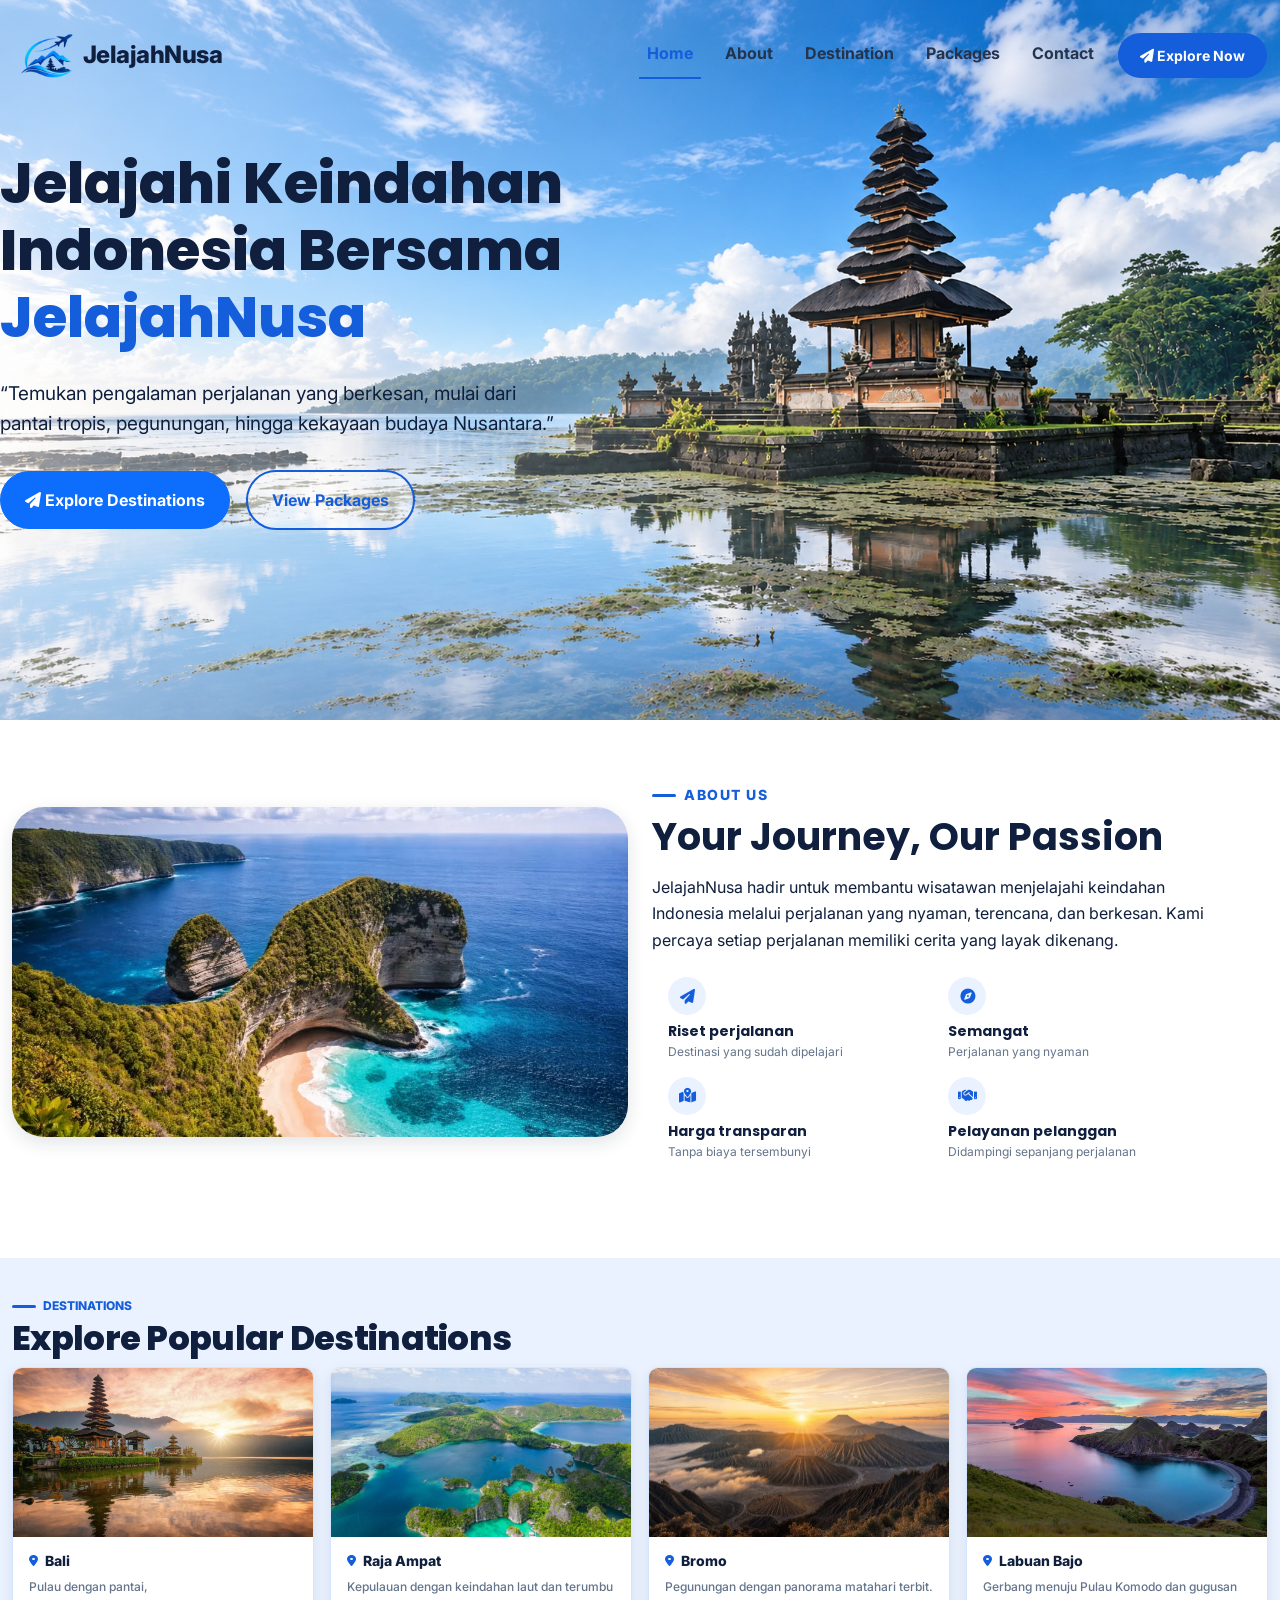
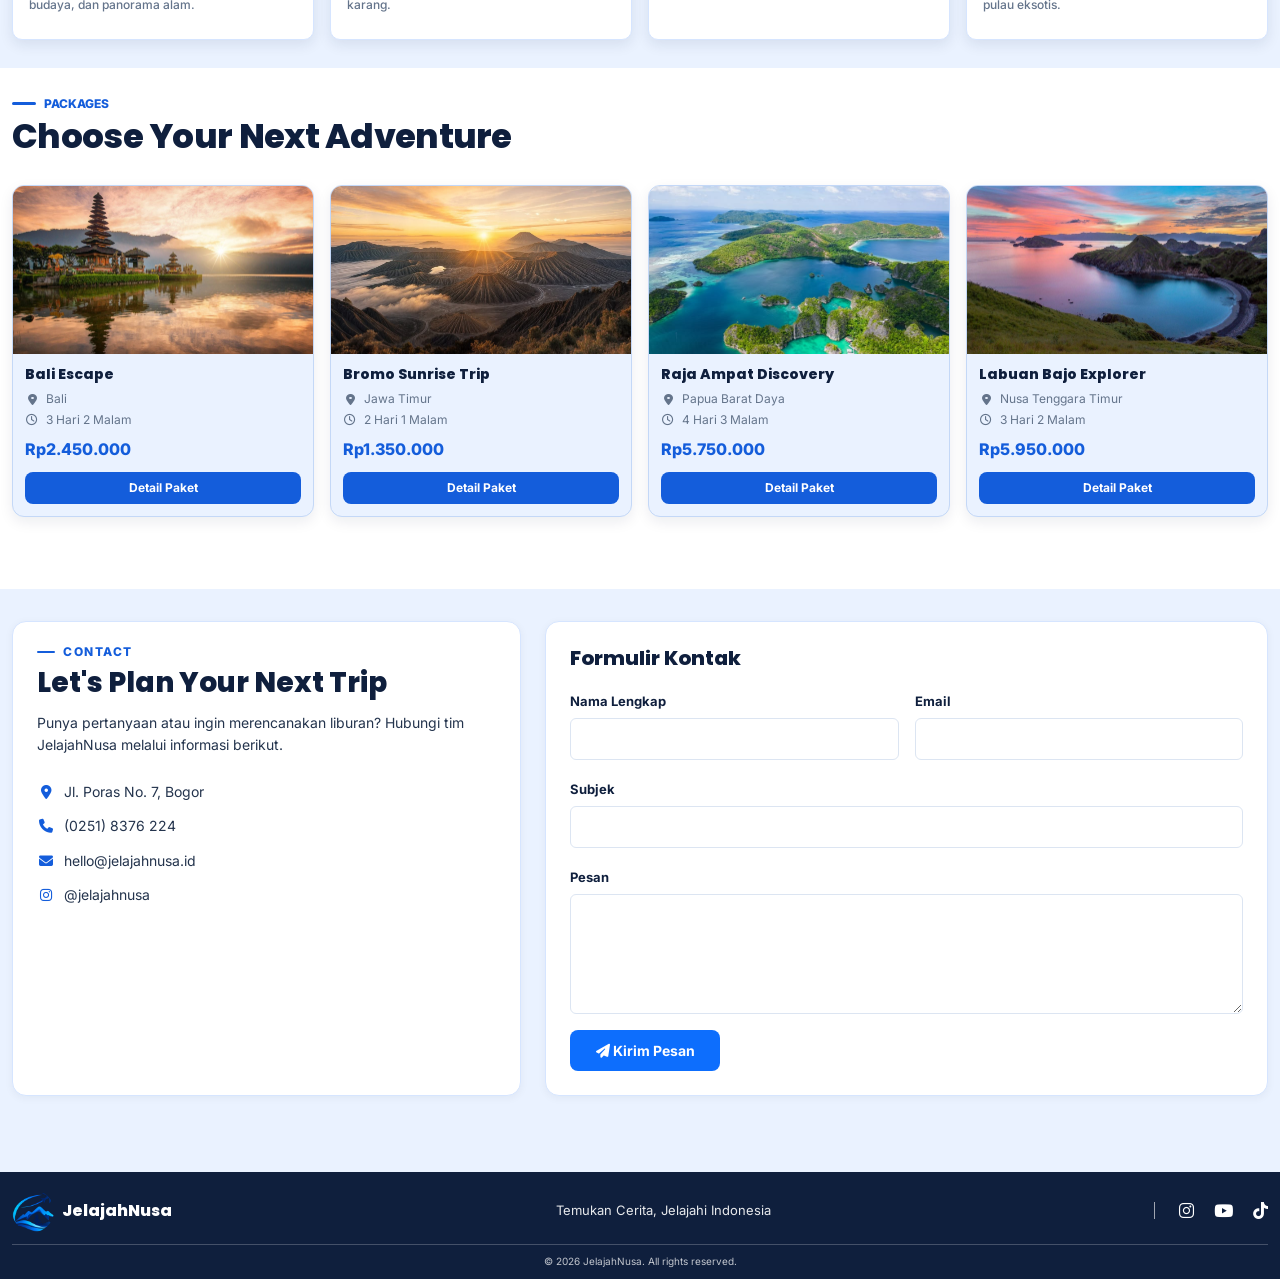
<file: index.html>
<!doctype html>
<html lang="id">
  <head>
    <meta charset="UTF-8" />
    <meta name="viewport" content="width=device-width, initial-scale=1.0" />
    <title>JelajahNusa — Jelajahi Keindahan Indonesia</title>
    <link
      href="https://cdn.jsdelivr.net/npm/bootstrap@5.3.9/dist/css/bootstrap.min.css"
      rel="stylesheet"
      integrity="sha384-yEPZ7jP9S0QKiUQ0m3jjsO4ProIW7wvR9gXkI7JOGa2XVsw53Yke2bsdkBbjmmiX"
      crossorigin="anonymous"
    />
    <link rel="stylesheet" href="assets/css/style.css" />
    <link
      rel="stylesheet"
      href="https://cdnjs.cloudflare.com/ajax/libs/font-awesome/6.7.2/css/all.min.css"
    />
  </head>
  <body>
    <header class="hero" id="home">
      <nav class="navbar navbar-expand-lg fixed-top">
        <div class="container">
          <a class="navbar-brand d-flex" href="#home">
            <img
              src="assets/image/logo.jpg"
              alt="Logo Jelajah Nusa"
              height="45"
            />
            <span>JelajahNusa</span>
          </a>
          <button
            class="navbar-toggler"
            type="button"
            data-bs-toggle="collapse"
            data-bs-target="#primaryNavigation"
            aria-controls="primaryNavigation"
            aria-expanded="false"
            aria-label="Buka navigasi"
          >
            <span class="navbar-toggler-icon"></span>
          </button>
          <div class="collapse navbar-collapse" id="primaryNavigation">
            <ul class="navbar-nav nav-underline ms-auto align-items-lg-center">
              <li class="nav-item">
                <a class="nav-link active" aria-current="page" href="#home"
                  >Home</a
                >
              </li>
              <li class="nav-item">
                <a class="nav-link" href="#about">About</a>
              </li>
              <li class="nav-item">
                <a class="nav-link" href="#destinations">Destination</a>
              </li>
              <li class="nav-item">
                <a class="nav-link" href="#packages">Packages</a>
              </li>
              <li class="nav-item">
                <a class="nav-link" href="#contact">Contact</a>
              </li>
            </ul>
            <a
              class="btn btn-primary rounded-pill ms-lg-3 mt-3 mt-lg-0"
              href="#packages"
            >
              <i class="fa-solid fa-paper-plane"></i>
              <span>Explore Now</span>
            </a>
          </div>
        </div>
      </nav>
      <div class="hero-content d-flex justify-content-center flex-column">
        <h1 class="hero-title">
          Jelajahi Keindahan <br />
          Indonesia Bersama <br />
          <span>JelajahNusa</span>
        </h1>
        <p class="hero-subtitle">
          “Temukan pengalaman perjalanan yang berkesan, mulai dari pantai tropis,
          pegunungan, hingga kekayaan budaya Nusantara.”
        </p>
        <div class="hero-actions d-flex align-items-center gap-3">
          <a
            href="#destinations"
            class="btn btn-primary rounded-pill px-4 py-3"
          >
            <i class="fa-solid fa-paper-plane me-1"></i>
            Explore Destinations
          </a>
          <a
            href="#packages"
            class="btn btn-outline-primary rounded-pill px-4 py-3"
          >
            View Packages
          </a>
        </div>
      </div>
    </header>
    <main>
    <!-- Section About -->
    <section class="about mb-2" id="about">
      <div class="container text-center">
        <div class="row align-items-center">
          <div class="col-12 col-lg-6">
            <img
              src="assets/image/about.jpg"
              alt="Tentang JelajahNusa"
              class="rounded-5"
            />
          </div>
          <div class="col-12 col-lg-6">
            <div class="about-content text-start">
              <p class="about-label">About Us</p>
              <h2 class="about-title">Your Journey, Our Passion</h2>
              <p class="about-description">
                JelajahNusa hadir untuk membantu wisatawan menjelajahi keindahan
                Indonesia melalui perjalanan yang nyaman, terencana, dan
                berkesan.
                Kami percaya setiap perjalanan memiliki cerita yang layak
                dikenang.
              </p>

              <div class="row g-3 about-features ms-2">
                <div class="col-6">
                  <div class="feature-item">
                    <i class="fa-solid fa-paper-plane"></i>
                    <h3>Riset perjalanan</h3>
                    <p>Destinasi yang sudah dipelajari</p>
                  </div>
                </div>
                <div class="col-6">
                  <div class="feature-item">
                    <i class="fa-solid fa-compass"></i>
                    <h3>Semangat</h3>
                    <p>Perjalanan yang nyaman</p>
                  </div>
                </div>
                <div class="col-6">
                  <div class="feature-item">
                    <i class="fa-solid fa-map-location-dot"></i>
                    <h3>Harga transparan</h3>
                    <p>Tanpa biaya tersembunyi</p>
                  </div>
                </div>
                <div class="col-6">
                  <div class="feature-item">
                    <i class="fa-solid fa-handshake"></i>
                    <h3>Pelayanan pelanggan</h3>
                    <p>Didampingi sepanjang perjalanan</p>
                  </div>
                </div>
              </div>
            </div>
          </div>
        </div>
      </div>
    </section>
    <!-- Section Destinations -->
    <section class="destinations" id="destinations">
      <div class="container">
        <p class="about-label">Destinations</p>
        <h2 class="about-title">Explore Popular Destinations</h2>
        <div class="row g-3 pt-2">
          <div class="col-12 col-md-6 col-xl-3">
            <div class="card h-100">
              <img
                src="assets/image/bali.jpg"
                class="card-img-top rounded-3"
                alt="Bali"
              />
              <div class="card-body p-3 pb-4 text-start">
                <h3 class="card-title">
                  <i class="fa-solid fa-location-dot"></i>Bali
                </h3>
                <p class="card-text">
                  Pulau dengan pantai,<br />budaya, dan panorama alam.
                </p>
              </div>
            </div>
          </div>
          <div class="col-12 col-md-6 col-xl-3">
            <div class="card h-100">
              <img
                src="assets/image/raja-ampat.jpg"
                class="card-img-top rounded-3"
                alt="Raja Ampat"
              />
              <div class="card-body p-3 pb-4 text-start">
                <h3 class="card-title">
                  <i class="fa-solid fa-location-dot"></i>Raja Ampat
                </h3>
                <p class="card-text">
                  Kepulauan dengan keindahan laut dan terumbu karang.
                </p>
              </div>
            </div>
          </div>
          <div class="col-12 col-md-6 col-xl-3">
            <div class="card h-100">
              <img
                src="assets/image/bromo.jpg"
                class="card-img-top rounded-3"
                alt="Bromo"
              />
              <div class="card-body p-3 pb-4 text-start">
                <h3 class="card-title">
                  <i class="fa-solid fa-location-dot"></i>Bromo
                </h3>
                <p class="card-text">
                  Pegunungan dengan panorama matahari terbit.
                </p>
              </div>
            </div>
          </div>
          <div class="col-12 col-md-6 col-xl-3">
            <div class="card h-100">
              <img
                src="assets/image/labuan-bajo.jpg"
                class="card-img-top rounded-3"
                alt="Labuan Bajo"
              />
              <div class="card-body p-3 pb-4 text-start">
                <h3 class="card-title">
                  <i class="fa-solid fa-location-dot"></i>Labuan Bajo
                </h3>
                <p class="card-text">
                  Gerbang menuju Pulau Komodo dan gugusan pulau eksotis.
                </p>
              </div>
            </div>
          </div>
        </div>
      </div>
    </section>

    <!-- Section Packages -->
    <section class="packages" id="packages">
      <div class="container">
        <p class="about-label">Packages</p>
        <h2 class="about-title">Choose Your Next Adventure</h2>

        <div class="row g-3 packages-layout">
          <div class="col-12 package-list">
            <div class="row g-3">
              <div class="col-12 col-md-6 col-xl-3">
                <article class="card package-card h-100">
                  <img
                    src="assets/image/bali.jpg"
                    class="card-img-top"
                    alt="Bali"
                  />
                  <div class="card-body">
                    <h3 class="card-title">Bali Escape</h3>
                    <p class="package-meta">
                      <i class="fa-solid fa-location-dot"></i>Bali
                    </p>
                    <p class="package-meta">
                      <i class="fa-regular fa-clock"></i>3 Hari 2 Malam
                    </p>
                    <p class="package-price">Rp2.450.000</p>
                    <button
                      type="button"
                      class="btn btn-primary package-detail-button"
                      data-bs-toggle="modal"
                      data-bs-target="#packageDetailModal"
                      aria-haspopup="dialog"
                      data-title="Bali Escape"
                      data-region="Bali"
                      data-duration="3 Hari 2 Malam"
                      data-price="Rp2.450.000"
                      data-image="assets/image/bali.jpg"
                      data-description="Jelajahi pantai, budaya, dan panorama alam Bali dalam perjalanan yang nyaman dan berkesan."
                    >
                      Detail Paket
                    </button>
                  </div>
                </article>
              </div>
              <div class="col-12 col-md-6 col-xl-3">
                <article class="card package-card h-100">
                  <img
                    src="assets/image/bromo.jpg"
                    class="card-img-top"
                    alt="Gunung Bromo"
                  />
                  <div class="card-body">
                    <h3 class="card-title">Bromo Sunrise Trip</h3>
                    <p class="package-meta">
                      <i class="fa-solid fa-location-dot"></i>Jawa Timur
                    </p>
                    <p class="package-meta">
                      <i class="fa-regular fa-clock"></i>2 Hari 1 Malam
                    </p>
                    <p class="package-price">Rp1.350.000</p>
                    <button
                      type="button"
                      class="btn btn-primary package-detail-button"
                      data-bs-toggle="modal"
                      data-bs-target="#packageDetailModal"
                      aria-haspopup="dialog"
                      data-title="Bromo Sunrise Trip"
                      data-region="Jawa Timur"
                      data-duration="2 Hari 1 Malam"
                      data-price="Rp1.350.000"
                      data-image="assets/image/bromo.jpg"
                      data-description="Nikmati suasana pegunungan Bromo dan pemandangan matahari terbit yang memukau."
                    >
                      Detail Paket
                    </button>
                  </div>
                </article>
              </div>
              <div class="col-12 col-md-6 col-xl-3">
                <article class="card package-card h-100">
                  <img
                    src="assets/image/raja-ampat.jpg"
                    class="card-img-top"
                    alt="Raja Ampat"
                  />
                  <div class="card-body">
                    <h3 class="card-title">Raja Ampat Discovery</h3>
                    <p class="package-meta">
                      <i class="fa-solid fa-location-dot"></i>Papua Barat Daya
                    </p>
                    <p class="package-meta">
                      <i class="fa-regular fa-clock"></i>4 Hari 3 Malam
                    </p>
                    <p class="package-price">Rp5.750.000</p>
                    <button
                      type="button"
                      class="btn btn-primary package-detail-button"
                      data-bs-toggle="modal"
                      data-bs-target="#packageDetailModal"
                      aria-haspopup="dialog"
                      data-title="Raja Ampat Discovery"
                      data-region="Papua Barat Daya"
                      data-duration="4 Hari 3 Malam"
                      data-price="Rp5.750.000"
                      data-image="assets/image/raja-ampat.jpg"
                      data-description="Nikmati keindahan bawah laut Raja Ampat dengan pengalaman island hopping yang tak terlupakan."
                    >
                      Detail Paket
                    </button>
                  </div>
                </article>
              </div>
              <div class="col-12 col-md-6 col-xl-3">
                <article class="card package-card h-100">
                  <img
                    src="assets/image/labuan-bajo.jpg"
                    class="card-img-top"
                    alt="Labuan Bajo"
                  />
                  <div class="card-body">
                    <h3 class="card-title">Labuan Bajo Explorer</h3>
                    <p class="package-meta">
                      <i class="fa-solid fa-location-dot"></i>Nusa Tenggara
                      Timur
                    </p>
                    <p class="package-meta">
                      <i class="fa-regular fa-clock"></i>3 Hari 2 Malam
                    </p>
                    <p class="package-price">Rp5.950.000</p>
                    <button
                      type="button"
                      class="btn btn-primary package-detail-button"
                      data-bs-toggle="modal"
                      data-bs-target="#packageDetailModal"
                      aria-haspopup="dialog"
                      data-title="Labuan Bajo Explorer"
                      data-region="Nusa Tenggara Timur"
                      data-duration="3 Hari 2 Malam"
                      data-price="Rp5.950.000"
                      data-image="assets/image/labuan-bajo.jpg"
                      data-description="Jelajahi Pulau Komodo dan gugusan pulau eksotis di sekitar Labuan Bajo."
                    >
                      Detail Paket
                    </button>
                  </div>
                </article>
              </div>
            </div>
          </div>

        </div>
      </div>
    </section>

    <div
      class="modal fade"
      id="packageDetailModal"
      tabindex="-1"
      aria-labelledby="packageModalTitle"
      aria-hidden="true"
    >
      <div class="modal-dialog modal-dialog-centered modal-lg">
        <div class="modal-content package-detail-modal">
          <div class="modal-header border-0 pb-0">
            <button
              type="button"
              class="btn-close"
              data-bs-dismiss="modal"
              aria-label="Tutup detail paket"
            ></button>
          </div>
          <div class="modal-body pt-2">
            <div class="row g-4 align-items-center">
              <div class="col-12 col-md-5">
                <img
                  class="package-detail-image rounded-3"
                  src="assets/image/raja-ampat.jpg"
                  alt=""
                />
              </div>
              <div class="col-12 col-md-7">
                <h2 class="package-detail-title" id="packageModalTitle"></h2>
                <p class="package-meta">
                  <i class="fa-solid fa-location-dot"></i
                  ><span class="package-detail-region"></span>
                </p>
                <p class="package-meta">
                  <i class="fa-regular fa-clock"></i
                  ><span class="package-detail-duration"></span>
                </p>
                <p class="package-detail-price">
                  <span class="package-detail-price-value"></span
                  ><small> / orang</small>
                </p>
                <p class="package-detail-description"></p>
                <h3 class="package-facilities-title">Fasilitas</h3>
                <ul class="package-facilities">
                  <li><i class="fa-solid fa-check"></i>Transportasi</li>
                  <li><i class="fa-solid fa-check"></i>Penginapan</li>
                  <li><i class="fa-solid fa-check"></i>Tiket masuk</li>
                  <li><i class="fa-solid fa-check"></i>Pemandu</li>
                </ul>
                <button type="button" class="btn btn-primary package-book-button">
                  <i class="fa-solid fa-paper-plane"></i> Pesan Paket
                </button>
              </div>
            </div>
          </div>
        </div>
      </div>
    </div>

    <!-- Section Contact -->
    <section class="booking-contact" id="contact">
      <div class="container">
        <div class="row g-4 align-items-stretch">
          <div class="col-12 col-lg-5">
            <div class="contact-info">
              <p class="about-label">Contact</p>
              <h2 class="contact-title">Let's Plan Your Next Trip</h2>
              <p class="contact-description">
                Punya pertanyaan atau ingin merencanakan liburan? Hubungi tim
                JelajahNusa melalui informasi berikut.
              </p>
              <ul class="contact-list">
                <li>
                  <i class="fa-solid fa-location-dot"></i>
                  <span>Jl. Poras No. 7, Bogor</span>
                </li>
                <li>
                  <i class="fa-solid fa-phone"></i>
                  <a href="tel:+622518376224">(0251) 8376 224</a>
                </li>
                <li>
                  <i class="fa-solid fa-envelope"></i>
                  <a href="mailto:hello@jelajahnusa.id">hello@jelajahnusa.id</a>
                </li>
                <li>
                  <i class="fa-brands fa-instagram"></i>
                  <span>@jelajahnusa</span>
                </li>
              </ul>
            </div>
          </div>
          <div class="col-12 col-lg-7">
            <form class="contact-form" id="contact-form" novalidate>
              <h3 class="contact-form-title">Formulir Kontak</h3>
              <div class="row g-3">
                <div class="col-12 col-md-6">
                  <label for="contact-name" class="form-label">Nama Lengkap</label>
                  <input
                    class="form-control"
                    id="contact-name"
                    name="name"
                    type="text"
                    aria-describedby="contact-name-error"
                    required
                  />
                  <div class="invalid-feedback" id="contact-name-error">Nama lengkap wajib diisi.</div>
                </div>
                <div class="col-12 col-md-6">
                  <label for="contact-email" class="form-label">Email</label>
                  <input
                    class="form-control"
                    id="contact-email"
                    name="email"
                    type="email"
                    aria-describedby="contact-email-error"
                    required
                  />
                  <div class="invalid-feedback" id="contact-email-error">Masukkan alamat email yang valid.</div>
                </div>
                <div class="col-12">
                  <label for="contact-subject" class="form-label">Subjek</label>
                  <input
                    class="form-control"
                    id="contact-subject"
                    name="subject"
                    type="text"
                    aria-describedby="contact-subject-error"
                    required
                  />
                  <div class="invalid-feedback" id="contact-subject-error">Subjek wajib diisi.</div>
                </div>
                <div class="col-12">
                  <label for="contact-message" class="form-label">Pesan</label>
                  <textarea
                    class="form-control"
                    id="contact-message"
                    name="message"
                    rows="4"
                    aria-describedby="contact-message-error"
                    required
                  ></textarea>
                  <div class="invalid-feedback" id="contact-message-error">Pesan wajib diisi.</div>
                </div>
                <div class="col-12">
                  <button type="submit" class="btn btn-primary contact-submit">
                    <i class="fa-solid fa-paper-plane"></i> Kirim Pesan
                  </button>
                </div>
              </div>
              <div
                class="alert alert-success contact-success d-none mt-3 mb-0"
                role="status"
                aria-live="polite"
              >
                Pesan berhasil disimulasikan. Terima kasih sudah menghubungi
                JelajahNusa!
              </div>
            </form>
          </div>
        </div>
      </div>
    </section>

    </main>
    <footer class="site-footer">
      <div class="container">
        <div
          class="footer-main d-flex flex-column flex-md-row align-items-center justify-content-between"
        >
          <a class="footer-brand d-flex align-items-center" href="#home">
            <img src="assets/image/logo.jpg" alt="" width="42" height="42" />
            <span>JelajahNusa</span>
          </a>
          <p class="footer-tagline">Temukan Cerita, Jelajahi Indonesia</p>
          <div class="footer-socials" aria-label="Media sosial JelajahNusa">
            <i class="fa-brands fa-instagram" aria-label="Instagram"></i>
            <i class="fa-brands fa-youtube" aria-label="YouTube"></i>
            <i class="fa-brands fa-tiktok" aria-label="TikTok"></i>
          </div>
        </div>
        <p class="footer-copyright">© 2026 JelajahNusa. All rights reserved.</p>
      </div>
    </footer>

    <script src="assets/js/script.js"></script>
    <script
      src="https://cdn.jsdelivr.net/npm/bootstrap@5.3.9/dist/js/bootstrap.bundle.min.js"
      integrity="sha384-WyOxWvTyr1QaMPfiPJSv76iReVthorl5uWlFtZPyK0IEB0hGzo9y5Bp9mYanr8Bu"
      crossorigin="anonymous"
    ></script>
  </body>
</html>
</file>
<file: assets/css/style.css>
/* =========================================
   JELAJAHNUSA — DESIGN SYSTEM
========================================= */
@import url('https://fonts.googleapis.com/css2?family=Inter:wght@400;500;600;700&family=Poppins:wght@400;500;600;700;800&display=swap');
:root {
  /* COLORS */
  --primary: #145DDB;
  --primary-hover: #0E4DBB;
  --secondary: #38A5E8;

  --dark: #0F1F3D;
  --text: #24344D;
  --muted: #64748B;

  --white: #FFFFFF;
  --background: #FFFFFF;
  --section-bg: #F3F7FF;

  --border: #D6E5FF;
  --light-blue: #EAF2FF;

  /* TYPOGRAPHY */
  --font-heading: 'Poppins', sans-serif;
  --font-body: 'Inter', sans-serif;

  --font-xs: 12px;
  --font-sm: 14px;
  --font-base: 16px;
  --font-lg: 18px;
  --font-xl: 24px;
  --font-2xl: 32px;
  --font-3xl: 48px;

  /* FONT WEIGHT */
  --regular: 400;
  --medium: 500;
  --semibold: 600;
  --bold: 700;

  /* SPACING */
  --section-padding: 80px;
  --container-width: 1200px;

  /* BORDER RADIUS */
  --radius-sm: 8px;
  --radius-md: 12px;
  --radius-lg: 18px;
  --radius-xl: 24px;

  /* SHADOW */
  --shadow-sm: 0 2px 8px rgba(15, 31, 61, 0.05);
  --shadow-md: 0 4px 18px rgba(15, 31, 61, 0.08);
  --shadow-lg: 0 10px 30px rgba(15, 31, 61, 0.12);

  /* TRANSITION */
  --transition: 0.3s ease;
}

/* =========================================
   GLOBAL STYLE
========================================= */

* {
  margin: 0;
  padding: 0;
  box-sizing: border-box;
}

html {
  scroll-behavior: smooth;
}

body {
  font-family: var(--font-body);
  font-size: var(--font-base);
  color: var(--text);
  background: var(--background);
  line-height: 1.6;
}

h1, h2, h3, h4, h5, h6 {
  font-family: var(--font-heading);
  color: var(--dark);
  font-weight: var(--bold);
  line-height: 1.2;
}

button {
  transition: var(--transition);
}

img {
  max-width: 100%;
  display: block;
}

/* navbar */
.navbar {
  min-height: 68px;
  z-index: 10;
  width: 100%;
  margin: 12px auto 0;
  border: 1px solid transparent;
  background: transparent;
  backdrop-filter: none;
  -webkit-backdrop-filter: none;
  transition:
    top 0.45s cubic-bezier(0.22, 1, 0.36, 1),
    width var(--transition),
    max-width var(--transition),
    margin var(--transition),
    border-radius var(--transition),
    background var(--transition),
    border-color var(--transition),
    box-shadow var(--transition),
    backdrop-filter var(--transition);
}

.navbar::before {
  content: "";
  position: absolute;
  inset: 0;
  z-index: 0;
  border-radius: inherit;
  background:
    radial-gradient(120% 150% at 12% 0%, rgba(255, 255, 255, 0.78), transparent 58%),
    linear-gradient(180deg, rgba(255, 255, 255, 0.62), rgba(255, 255, 255, 0.16));
  opacity: 0;
  pointer-events: none;
  transition: opacity 0.4s ease;
}

.navbar > .container {
  position: relative;
  z-index: 1;
  min-height: 68px;
  transition:
    min-height 0.35s cubic-bezier(0.22, 1, 0.36, 1),
    padding 0.35s cubic-bezier(0.22, 1, 0.36, 1);
}

.navbar.is-scrolled {
  width: calc(100% - 32px);
  max-width: 1180px;
  margin: 12px auto 0;
  border-radius: 999px;
  border-color: transparent;
  background: rgba(222, 237, 255, 0.22);
  box-shadow:
    0 12px 32px rgba(15, 31, 61, 0.14),
    0 2px 8px rgba(15, 31, 61, 0.06);
  backdrop-filter: blur(24px) saturate(175%);
  -webkit-backdrop-filter: blur(24px) saturate(175%);
}

.navbar.is-scrolled::before {
  opacity: 1;
}

.navbar .container {
  max-width: 1400px;
  padding: 0 12px;
}

.navbar.is-scrolled > .container {
  min-height: 58px;
  padding-left: 18px;
  padding-right: 18px;
}

.navbar-brand {
  align-items: center;
  gap: 2px;
  color: var(--dark);
}

.navbar-brand span {
  color: var(--dark) !important;
  margin-left: 0 !important;
  font-size: 24px;
  font-weight: 800;
  letter-spacing: -0.5px;
}

.navbar .nav-link {
  color: var(--text);
  font-weight: 700;
  border-bottom: 2px solid transparent;
  padding: 10px 14px;
  transition:
    color var(--transition),
    border-color var(--transition),
    padding 0.35s cubic-bezier(0.22, 1, 0.36, 1);
}

.navbar.is-scrolled .nav-link {
  padding-left: 11px;
  padding-right: 11px;
}

.navbar .nav-link:hover,
.navbar .nav-link:focus,
.navbar .nav-link.active {
  color: var(--primary);
  border-bottom-color: var(--primary);
}

.navbar .btn-primary {
  background: var(--primary);
  border: 0;
  box-shadow: 0 4px 12px rgba(20, 93, 219, 0.18);
  font-size: var(--font-sm);
  font-weight: 700;
  padding: 12px 22px !important;
}

.navbar .btn-primary:hover {
  background: var(--primary-hover);
  transform: translateY(-1px);
}

/* hero */
.hero {
  width: 100%;
  height: 720px;
  min-height: 720px;
  background-image:
    linear-gradient(
      90deg,
      rgba(255, 255, 255, 0.42) 0%,
      rgba(255, 255, 255, 0.24) 38%,
      rgba(255, 255, 255, 0.08) 62%,
      rgba(255, 255, 255, 0) 76%
    ),
    url("../image/hero.jpg");
  background-repeat: no-repeat;
  background-size: cover;
  background-position: center 48%;
  margin-bottom: 24px;
  overflow: hidden;
}
.hero-content {
  max-width: 1400px;
  height: 650px;
  min-height: 650px;
  margin: 0 auto;
  padding: 70px 24px 40px 0;
  color: var(--dark);
  line-height: 1.1;
  align-items: flex-start;
  justify-content: flex-start;
}
.hero-title {
  font-size: 56px;
  font-weight: 800;
  color: var(--dark);
  margin: 0 0 28px;
  text-align: left;
}

.hero-title span {
  color: var(--primary);
}

.hero-subtitle {
  max-width: 560px;
  font-size: 19px;
  line-height: 1.55;
  margin: 0 0 32px;
  text-align: left;
}

.hero-actions .btn {
  min-height: 52px;
  display: inline-flex;
  align-items: center;
  justify-content: center;
  font-weight: 700;
  box-shadow: none;
}

.hero-actions .btn-outline-primary {
  color: var(--primary);
  border: 2px solid var(--primary);
  background: rgba(255, 255, 255, 0.45);
}

.about {
  padding: 40px 0 90px;
}

.about .container {
  max-width: 1400px;
  margin-inline: auto;
}

.about img {
  width: 100%;
  height: 330px;
  object-fit: cover;
  box-shadow: 0 6px 18px rgba(15, 31, 61, 0.12);
  transition: transform 0.25s ease, box-shadow 0.25s ease;
}

.about img:hover {
  transform: translateY(-3px);
  box-shadow: 0 10px 24px rgba(15, 31, 61, 0.17);
}

.destinations {
  max-width: none;
  width: 100%;
  margin: 0;
  padding: 42px 0 28px;
  background: var(--light-blue);
  text-align: left;
}

.destinations .container {
  max-width: 1400px;
}

.destinations .card {
  overflow: hidden;
  background: #FFFFFF;
  border: 1px solid #D6E5FF;
  border-radius: 10px;
  box-shadow: 0 5px 14px rgba(15, 31, 61, 0.09);
  transition: transform 0.25s ease, box-shadow 0.25s ease;
}

.destinations .card:hover {
  transform: translateY(-4px);
  box-shadow: 0 10px 22px rgba(15, 31, 61, 0.14);
}

.destinations .about-label {
  margin-bottom: 6px;
  font-size: 12px;
  line-height: 1;
  letter-spacing: 0;
  text-transform: uppercase;
}

.destinations .about-label::before {
  width: 24px;
  height: 3px;
  margin-right: 7px;
  margin-bottom: 2px;
}

.destinations .about-title {
  font-size: 34px;
  font-weight: 800;
  margin: 0;
  color: var(--dark);
  letter-spacing: -0.7px;
}

.destinations .card-img-top {
  width: 100%;
  aspect-ratio: 16 / 9;
  height: auto;
  object-fit: cover;
  border-radius: 0 !important;
  transition: transform 0.35s ease;
}

.destinations .card:hover .card-img-top {
  transform: scale(1.04);
}

.destinations .card-title {
  display: flex;
  align-items: center;
  gap: 7px;
  font-family: var(--font-body);
  font-size: 14px;
  font-weight: 800;
  margin: 0 0 8px;
  color: var(--dark);
}

.destinations .card-title i {
  color: var(--primary);
  font-size: 12px;
}

.destinations .card-text {
  color: var(--muted);
  font-size: 12px;
  font-weight: 500;
  line-height: 1.55;
  margin: 0;
}

.packages {
  padding: 30px 0 72px;
}

.packages .container {
  max-width: 1400px;
}

.packages .about-label {
  margin-bottom: 6px;
  font-size: 12px;
  line-height: 1;
  letter-spacing: 0;
  text-transform: uppercase;
}

.packages .about-title {
  font-size: 34px;
  font-weight: 800;
  margin: 0;
  letter-spacing: -0.7px;
}

.packages-layout {
  margin-top: 12px;
}

.package-card {
  overflow: hidden;
  background: var(--light-blue);
  border: 1px solid #C4D8F7;
  border-radius: 12px;
  box-shadow: 0 5px 14px rgba(15, 31, 61, 0.08);
}

.package-card .card-img-top {
  width: 100%;
  aspect-ratio: 16 / 9;
  object-fit: cover;
}

.package-detail-image {
  width: 100%;
  max-height: 360px;
  aspect-ratio: 4 / 3;
  object-fit: cover;
}

.package-card .card-body {
  display: flex;
  flex-direction: column;
  padding: 12px;
}

.package-card .card-title {
  font-size: 14px;
  font-weight: 800;
  margin: 0 0 8px;
  color: var(--dark);
}

.package-meta {
  display: flex;
  align-items: center;
  gap: 7px;
  color: var(--muted);
  font-size: 12px;
  line-height: 1.4;
  margin: 0 0 4px;
}

.package-meta i {
  width: 14px;
  color: var(--muted);
  text-align: center;
}

.package-price,
.package-detail-price {
  color: var(--primary);
  font-size: 16px;
  font-weight: 800;
  margin: 4px 0 10px;
}

.package-detail-button {
  width: 100%;
  margin-top: auto;
  padding: 7px 10px;
  border: 0;
  border-radius: 8px;
  background: var(--primary);
  font-size: 12px;
  font-weight: 700;
}

.package-detail-button:hover,
.package-book-button:hover {
  background: var(--primary-hover);
}

.package-detail-modal {
  position: relative;
  overflow: hidden;
  border: 1px solid #C4D8F7;
  border-radius: 16px;
  background: var(--light-blue);
  box-shadow: var(--shadow-lg);
}

.package-detail-modal .modal-header {
  position: absolute;
  top: 8px;
  right: 8px;
  z-index: 1;
}

.package-detail-modal .modal-body {
  padding: 18px;
}

.package-detail-title {
  padding-right: 28px;
  margin: 0 0 10px;
  color: var(--dark);
  font-size: 24px;
  font-weight: 800;
}

.package-detail-modal .package-meta {
  margin-bottom: 6px;
}

.package-detail-modal .package-detail-price {
  margin: 10px 0;
  font-size: 20px;
}

.package-detail-price small {
  color: var(--muted);
  font-size: 12px;
  font-weight: 500;
}

.package-detail-description {
  color: var(--text);
  font-size: 14px;
  line-height: 1.55;
  margin: 0 0 16px;
}

.package-facilities-title {
  font-size: 14px;
  font-weight: 800;
  margin: 0 0 6px;
}

.package-facilities {
  list-style: none;
  padding: 0;
  margin: 0 0 16px;
}

.package-facilities li {
  color: var(--text);
  font-size: 13px;
  line-height: 1.55;
}

.package-facilities i {
  color: var(--primary);
  margin-right: 7px;
}

.package-book-button {
  width: 100%;
  padding: 9px 12px;
  border: 0;
  border-radius: 8px;
  background: var(--primary);
  font-size: 12px;
  font-weight: 700;
}

.booking-contact {
  padding: 32px 0 76px;
  background: var(--light-blue);
}

.booking-contact .container {
  max-width: 1400px;
}

.contact-info,
.contact-form {
  height: 100%;
  padding: 24px;
  border: 1px solid #D6E5FF;
  border-radius: 14px;
  background: var(--white);
  box-shadow: var(--shadow-sm);
}

.contact-title {
  font-size: 28px;
  font-weight: 800;
  margin: 0 0 12px;
}

.contact-form-title {
  color: var(--dark);
  font-size: 20px;
  font-weight: 800;
  margin: 0 0 18px;
}

.contact-description {
  color: var(--text);
  font-size: 14px;
  line-height: 1.6;
  margin: 0 0 24px;
}

.booking-contact .about-label {
  margin-bottom: 8px;
  font-size: 12px;
  line-height: 1;
}

.booking-contact .about-label::before {
  width: 18px;
  height: 2px;
}

.contact-form .form-label {
  color: var(--dark);
  font-size: 13px;
  font-weight: 700;
  margin-bottom: 6px;
}

.contact-form .form-control {
  min-height: 42px;
  border-color: #DCE5F2;
  font-size: 14px;
}

.contact-form textarea.form-control {
  min-height: 120px;
  resize: vertical;
}

.contact-submit {
  min-width: 150px;
  padding: 10px 18px;
  border: 0;
  border-radius: 8px;
  font-size: 14px;
  font-weight: 700;
}

.contact-form .invalid-feedback {
  font-size: 12px;
}

.contact-list {
  display: grid;
  gap: 12px;
  padding: 0;
  margin: 0;
  list-style: none;
}

.contact-list li {
  display: flex;
  align-items: center;
  gap: 9px;
  color: var(--text);
  font-size: 14px;
}

.contact-list li > i {
  width: 18px;
  color: var(--primary);
  text-align: center;
}

.contact-list a {
  color: inherit;
  text-decoration: none;
}

.contact-list a:hover {
  color: var(--primary);
}

.site-footer {
  padding: 18px 0 10px;
  background: var(--dark);
  color: var(--white);
}

.site-footer .container {
  max-width: 1400px;
}

.footer-main {
  min-height: 54px;
  padding-bottom: 12px;
  border-bottom: 1px solid rgba(255, 255, 255, 0.22);
}

.footer-brand {
  gap: 8px;
  color: var(--white);
  font-family: var(--font-heading);
  font-size: 16px;
  font-weight: 800;
  text-decoration: none;
}

.footer-brand img {
  border-radius: 50%;
  object-fit: cover;
}

.footer-tagline {
  margin: 0;
  color: rgba(255, 255, 255, 0.9);
  font-size: 13px;
}

.footer-socials {
  display: flex;
  align-items: center;
  gap: 20px;
  padding-left: 24px;
  border-left: 1px solid rgba(255, 255, 255, 0.6);
  color: var(--white);
  font-size: 17px;
}

.footer-copyright {
  margin: 8px 0 0;
  color: rgba(255, 255, 255, 0.75);
  font-size: 10px;
  text-align: center;
}

.about-label {
  color: var(--primary);
  font-size: 14px;
  font-weight: 800;
  margin: 0 0 8px;
  text-transform: uppercase;
  letter-spacing: 1.5px;
}

.about-label::before {
  content: "";
  display: inline-block;
  width: 24px;
  height: 3px;
  margin-right: 8px;
  margin-bottom: 3px;
  border-radius: 999px;
  background: var(--primary);
}

.about-title {
  font-size: 38px;
  margin: 0 0 14px;
}

.about-description {
  max-width: 560px;
  color: var(--dark);
  margin: 0 0 24px;
  line-height: 1.65;
}

.about-features {
  max-width: 560px;
}

.feature-item {
  text-align: left;
}

.feature-item i {
  display: inline-grid;
  width: 38px;
  height: 38px;
  place-items: center;
  margin-bottom: 8px;
  border-radius: 50%;
  background: #EAF2FF;
  color: var(--primary);
  font-size: 15px;
}

.feature-item h3 {
  font-size: 14px;
  margin: 0 0 4px;
  color: var(--dark);
}

.feature-item p {
  font-size: 12px;
  margin: 0;
  color: var(--muted);
  line-height: 1.4;
}

.card {
  transition: transform 0.25s ease, box-shadow 0.25s ease;
}

.card:hover {
  transform: translateY(-3px);
  box-shadow: 0 9px 20px rgba(15, 31, 61, 0.13);
}

.btn,
button {
  transition: transform 0.2s ease, box-shadow 0.2s ease, background-color 0.2s ease;
}

.btn:hover,
button:hover {
  transform: translateY(-2px);
  box-shadow: 0 6px 16px rgba(20, 93, 219, 0.18);
}

.btn:active,
button:active {
  transform: translateY(0) scale(0.98);
  box-shadow: none;
}

@media (prefers-reduced-motion: reduce) {
  .card,
  .btn,
  button,
  .destinations .card,
  .destinations .card-img-top,
  .about img,
  .package-card,
  .modal.fade,
  .modal.fade .modal-dialog,
  .navbar,
  .navbar::before,
  .navbar > .container,
  .navbar .nav-link {
    transition: none;
  }
}

@media (max-width: 991px) {
  .hero {
    height: auto;
    min-height: 620px;
    background-position: 58% center;
  }

  .navbar {
    height: auto;
  }

  .navbar .container {
    padding: 8px 20px;
  }

  .navbar-collapse {
    flex-basis: 100%;
    margin-top: 8px;
    padding: 10px 14px 14px;
    border-radius: 12px;
    background: rgba(255, 255, 255, 0.96);
    box-shadow: var(--shadow-md);
  }

  .navbar .nav-link {
    padding: 8px 10px;
  }

  .navbar .navbar-collapse .btn {
    margin-left: 10px;
  }

  .hero-content {
    height: auto;
    min-height: 550px;
    left: 0;
    padding: 96px 20px 48px;
  }

  .hero-title {
    max-width: 620px;
    font-size: clamp(38px, 7vw, 50px);
  }

  .hero-subtitle {
    max-width: 520px;
  }

  .about {
    padding: 30px 0 60px;
  }

  .about img {
    height: 300px;
  }

  .about-content {
    margin-top: 26px;
  }

  .about-features {
    margin-left: 0 !important;
  }

  .destinations,
  .packages {
    padding-left: 0;
    padding-right: 0;
  }

  .package-detail-modal .modal-body {
    padding: 16px;
  }

  .contact-info,
  .contact-form {
    padding: 22px;
  }

  .contact-title {
    font-size: 24px;
  }

  .footer-main {
    min-height: 64px;
  }
}

@media (max-width: 767px) {
  body {
    font-size: 15px;
  }

  .modal-dialog {
    width: auto;
    margin: 16px;
  }

  .container {
    --bs-gutter-x: 1.25rem;
  }

  .navbar .container {
    padding: 8px 16px;
  }

  .navbar-brand img {
    height: 40px;
  }

  .navbar-brand span {
    font-size: 20px;
  }

  .navbar-collapse .navbar-nav {
    align-items: stretch !important;
  }

  .navbar .nav-link {
    border-bottom: 1px solid #edf2fa;
  }

  .navbar .navbar-collapse .btn {
    width: 100%;
    margin-left: 0;
  }

  .hero {
    min-height: 610px;
    margin-bottom: 0;
    background-position: 62% center;
  }

  .hero-content {
    min-height: 540px;
    padding: 64px 16px 36px;
    background: linear-gradient(
      90deg,
      rgba(255, 255, 255, 0.92) 0,
      rgba(255, 255, 255, 0.72) 58%,
      rgba(255, 255, 255, 0.18) 100%
    );
  }

  .hero-title {
    max-width: 520px;
    font-size: clamp(32px, 9vw, 44px);
    line-height: 1.12;
    margin-bottom: 20px;
  }

  .hero-subtitle {
    max-width: 460px;
    font-size: 15px;
    margin-bottom: 24px;
  }

  .hero-actions {
    width: 100%;
    max-width: 420px;
    align-items: stretch !important;
    flex-direction: column;
    gap: 10px !important;
  }

  .hero-actions .btn {
    width: 100%;
    min-height: 48px;
  }

  .about {
    padding: 36px 0 48px;
  }

  .about img {
    height: 250px;
  }

  .about-content {
    margin-top: 20px;
  }

  .about-title {
    font-size: clamp(28px, 7vw, 34px);
  }

  .about-description {
    margin-bottom: 20px;
  }

  .destinations .about-title,
  .packages .about-title {
    font-size: clamp(26px, 7vw, 32px);
  }

  .destinations {
    padding: 38px 0 24px;
  }

  .packages {
    padding: 38px 0 52px;
  }

  .package-card .card-img-top,
  .destinations .card-img-top {
    aspect-ratio: 16 / 10;
  }

  .package-card .card-body {
    padding: 14px;
  }

  .package-card .card-title,
  .destinations .card-title {
    font-size: 15px;
  }

  .package-meta,
  .destinations .card-text {
    font-size: 13px;
  }

  .package-detail-modal {
    max-height: calc(100dvh - 32px);
  }

  .package-detail-modal .modal-body {
    max-height: calc(100dvh - 64px);
    overflow-y: auto;
  }

  .package-detail-image {
    height: 220px;
    max-height: 220px;
  }

  .package-detail-modal .modal-header {
    top: 4px;
    right: 4px;
  }

  .package-detail-title {
    font-size: 21px;
  }

  .booking-contact {
    padding: 38px 0 48px;
  }

  .contact-info,
  .contact-form {
    padding: 20px 16px;
  }

  .contact-description {
    margin-bottom: 18px;
  }

  .contact-list li {
    align-items: flex-start;
  }

  .contact-submit {
    width: 100%;
  }

  .site-footer {
    padding: 20px 0 12px;
  }

  .footer-main {
    align-items: center !important;
    gap: 12px;
    text-align: center;
  }

  .footer-socials {
    width: 100%;
    justify-content: center;
    gap: 16px;
    padding-left: 0;
    border-left: 0;
  }
}

@media (max-width: 575px) {
  .hero {
    min-height: 570px;
  }

  .hero-content {
    min-height: 500px;
  }

  .hero-title br {
    display: none;
  }

  .about-features {
    --bs-gutter-x: 12px;
  }

  .about-features > [class*="col-"] {
    width: 100%;
  }

  .feature-item {
    display: grid;
    grid-template-columns: 38px 1fr;
    column-gap: 10px;
  }

  .feature-item i {
    grid-row: 1 / 3;
  }

  .feature-item h3 {
    margin-top: 2px;
  }

  .destinations .row,
  .packages-layout .row {
    --bs-gutter-y: 12px;
  }

  .package-detail-image {
    height: 190px;
  }

  .package-detail-modal .modal-body {
    padding: 14px;
  }

  .package-detail-modal .row {
    --bs-gutter-y: 14px;
  }

  .contact-info,
  .contact-form {
    border-radius: 12px;
  }

  .footer-brand span {
    font-size: 15px;
  }

  .footer-tagline {
    font-size: 12px;
  }
}
</file>
